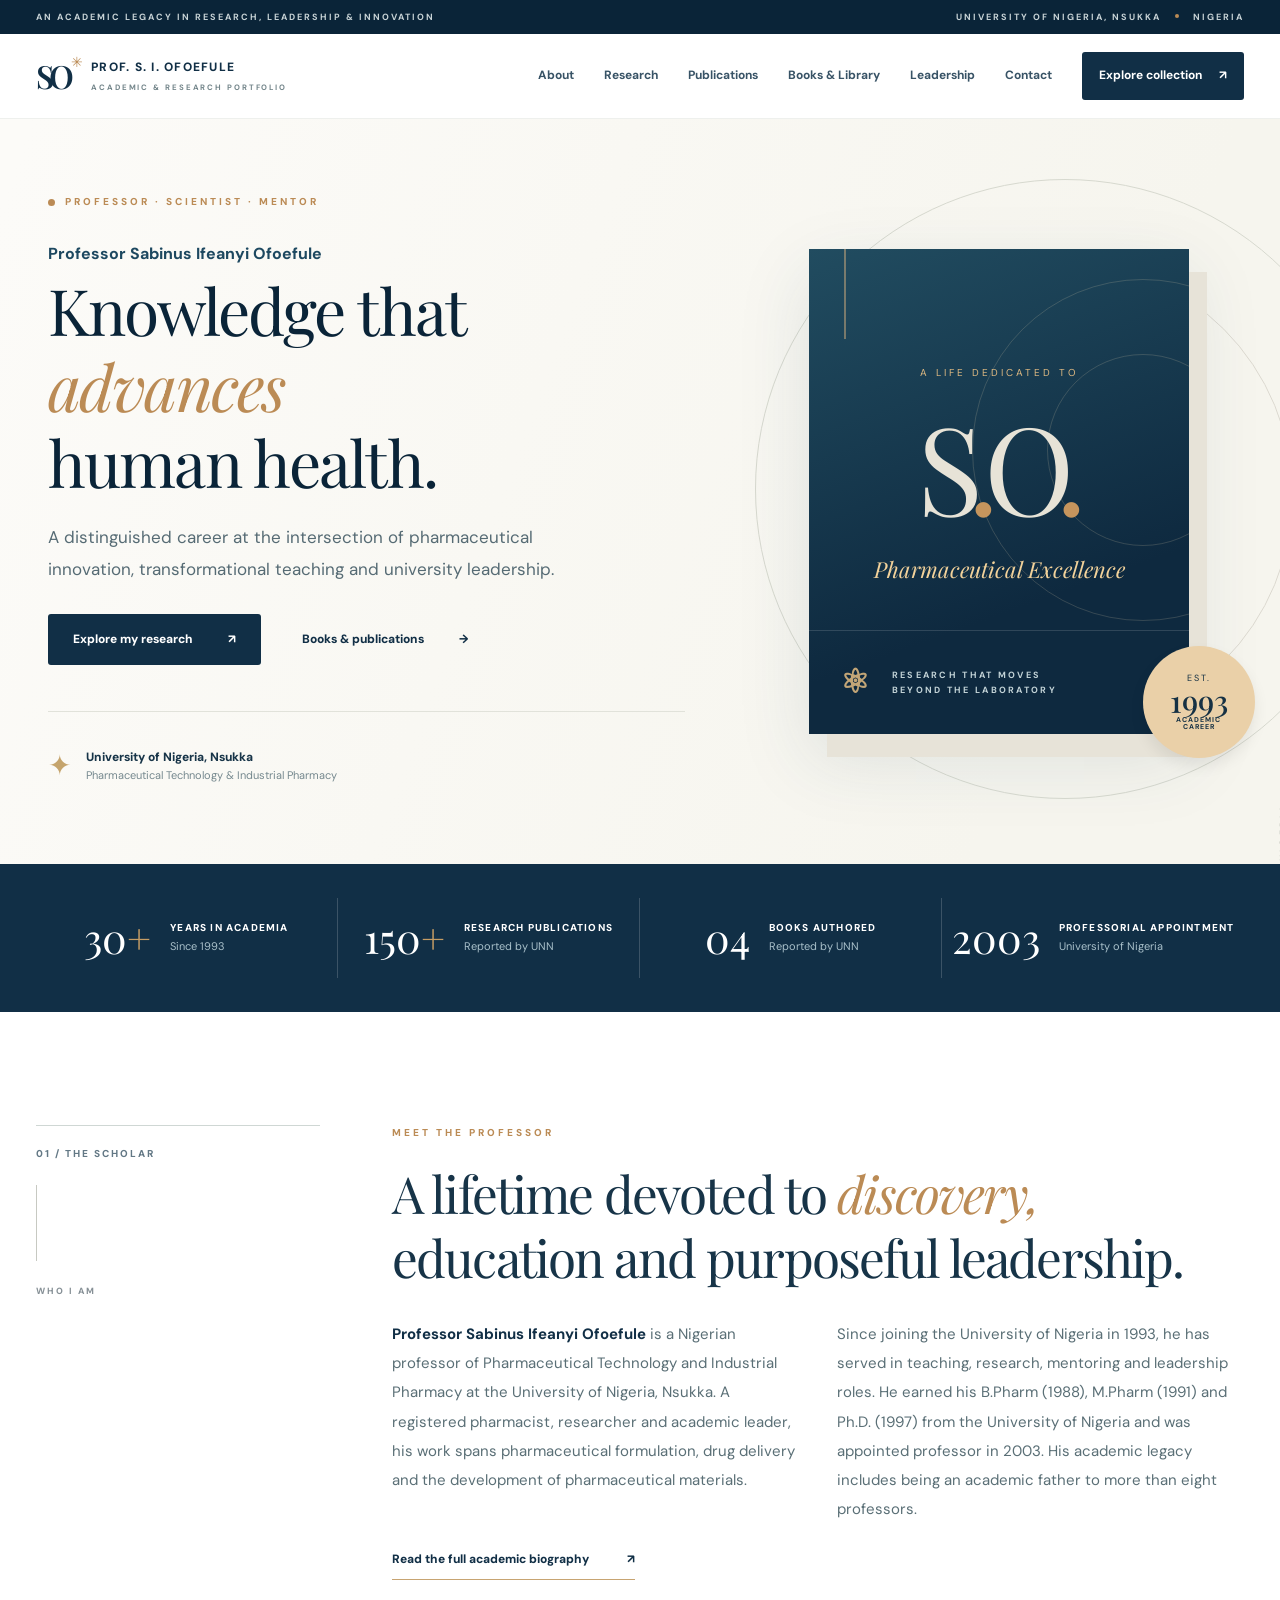
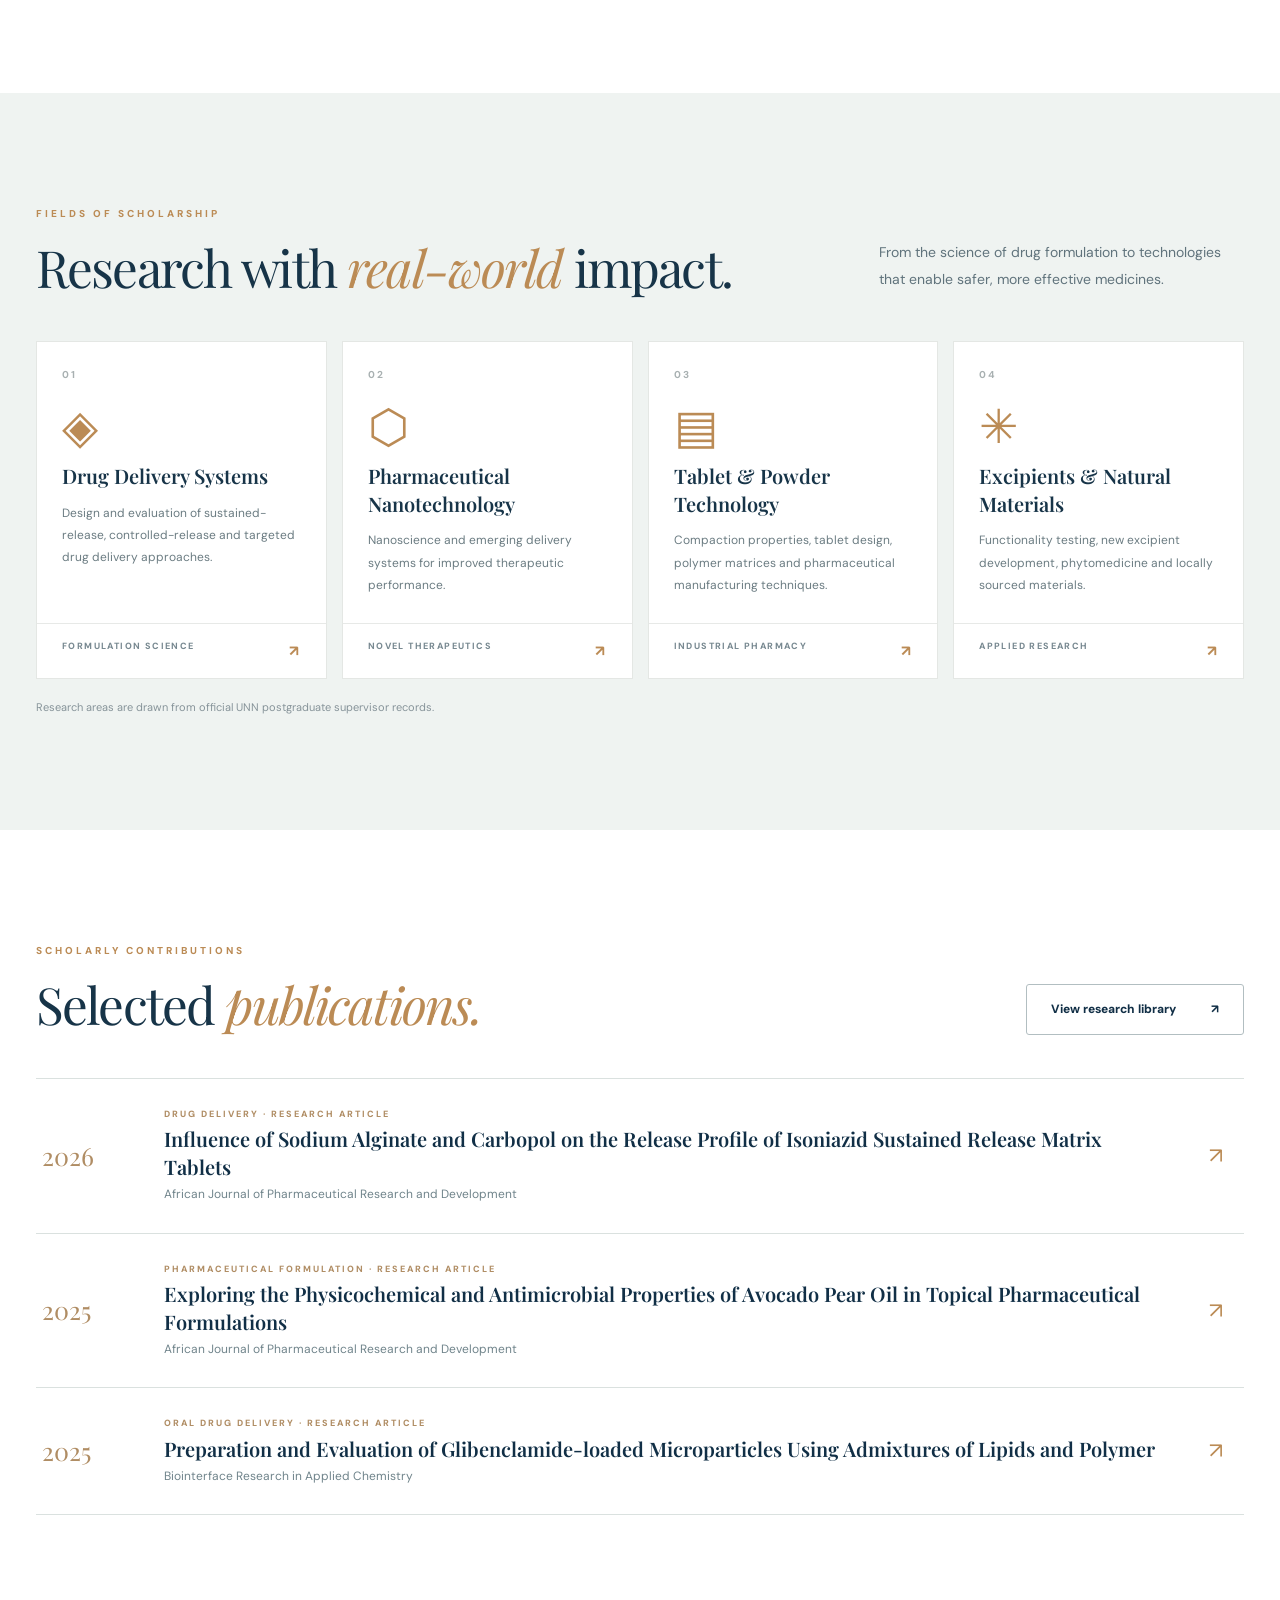
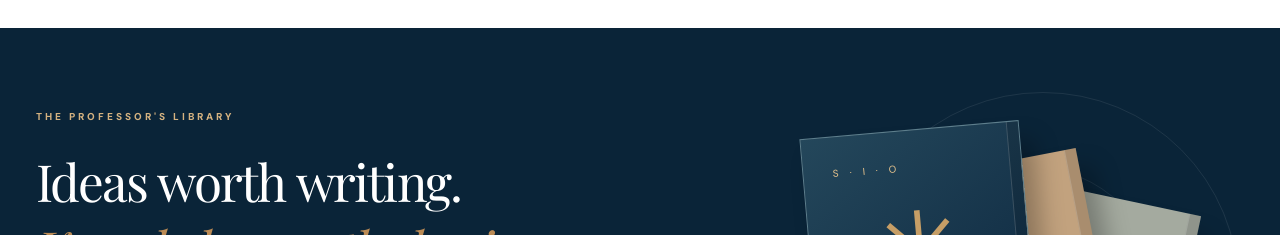
<file: index.html>
<!doctype html><html lang="en"><head><meta charset="utf-8"><meta name="viewport" content="width=device-width,initial-scale=1"><meta http-equiv="refresh" content="0; url=site/index.html"><title>Professor Sabinus Ifeanyi Ofoefule</title></head><body><p>Visit the <a href="site/index.html">Professor Ofoefule website</a>.</p></body></html>
</file>
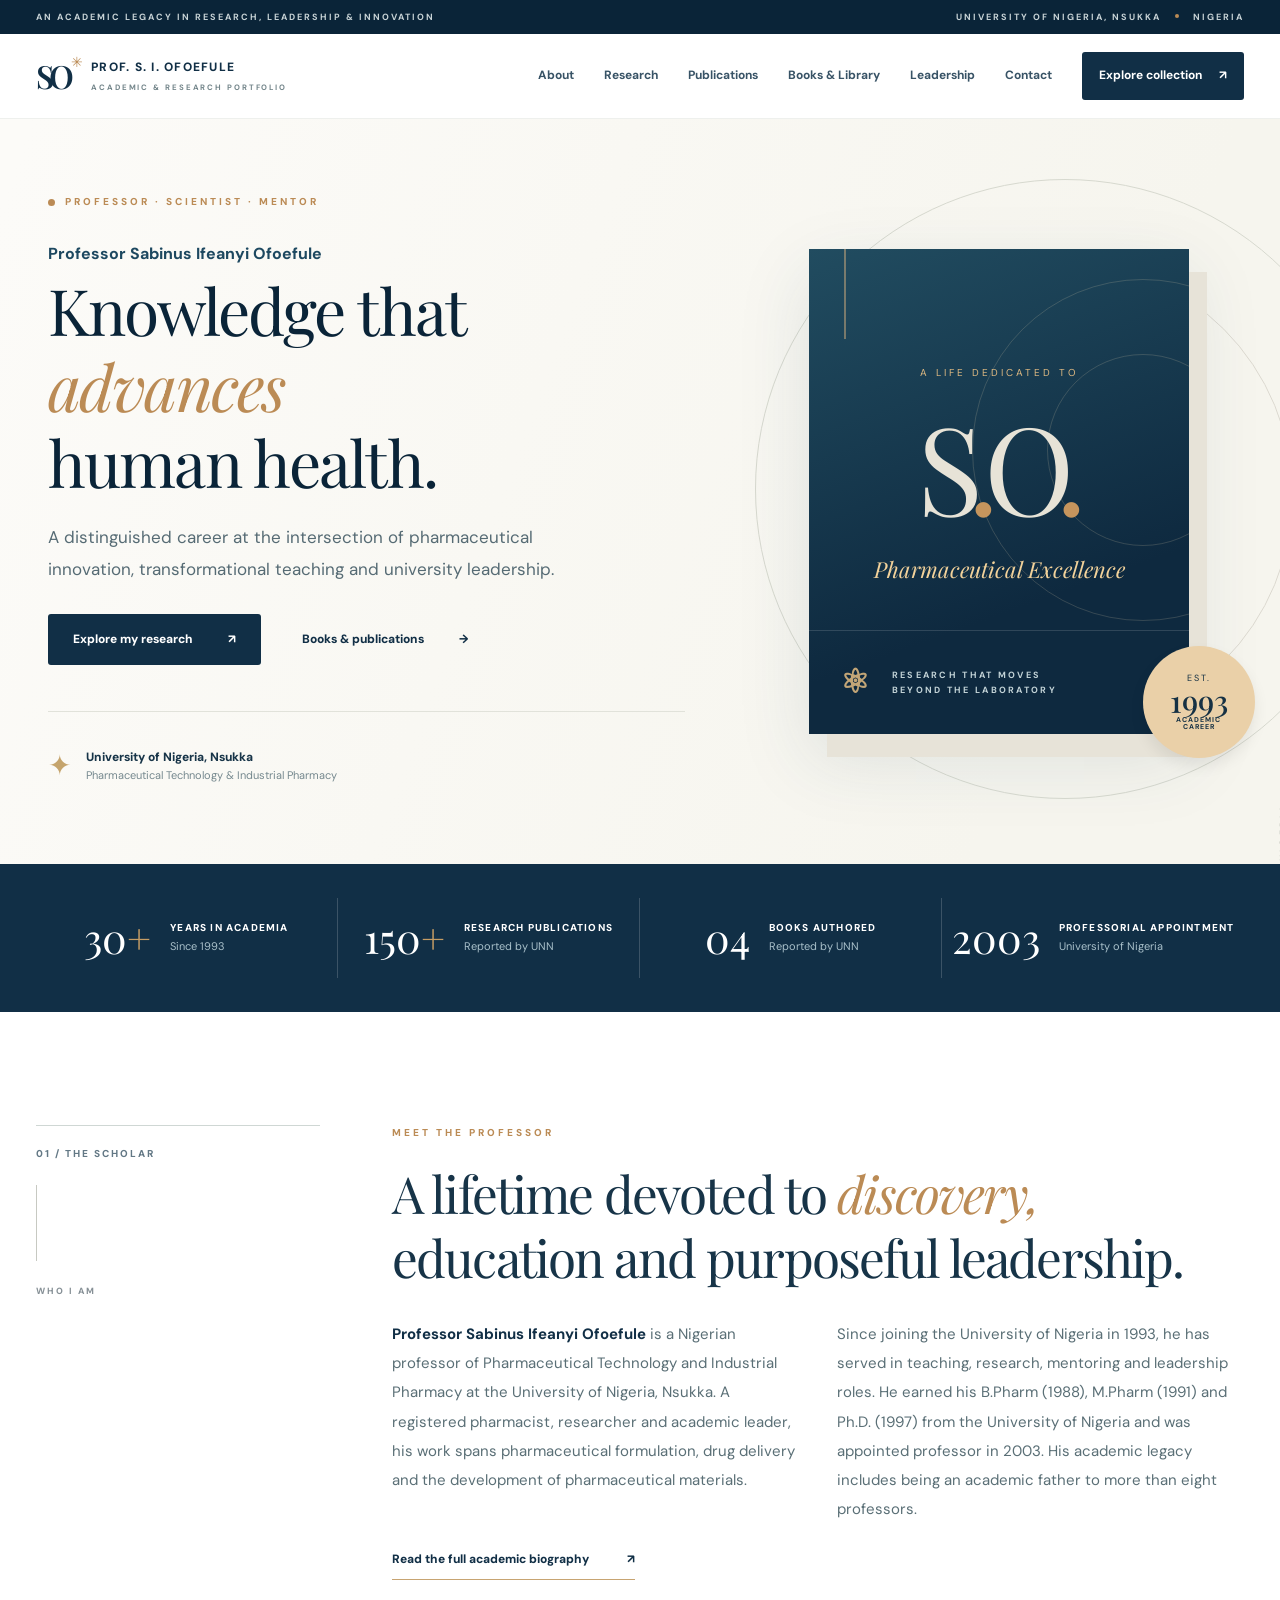
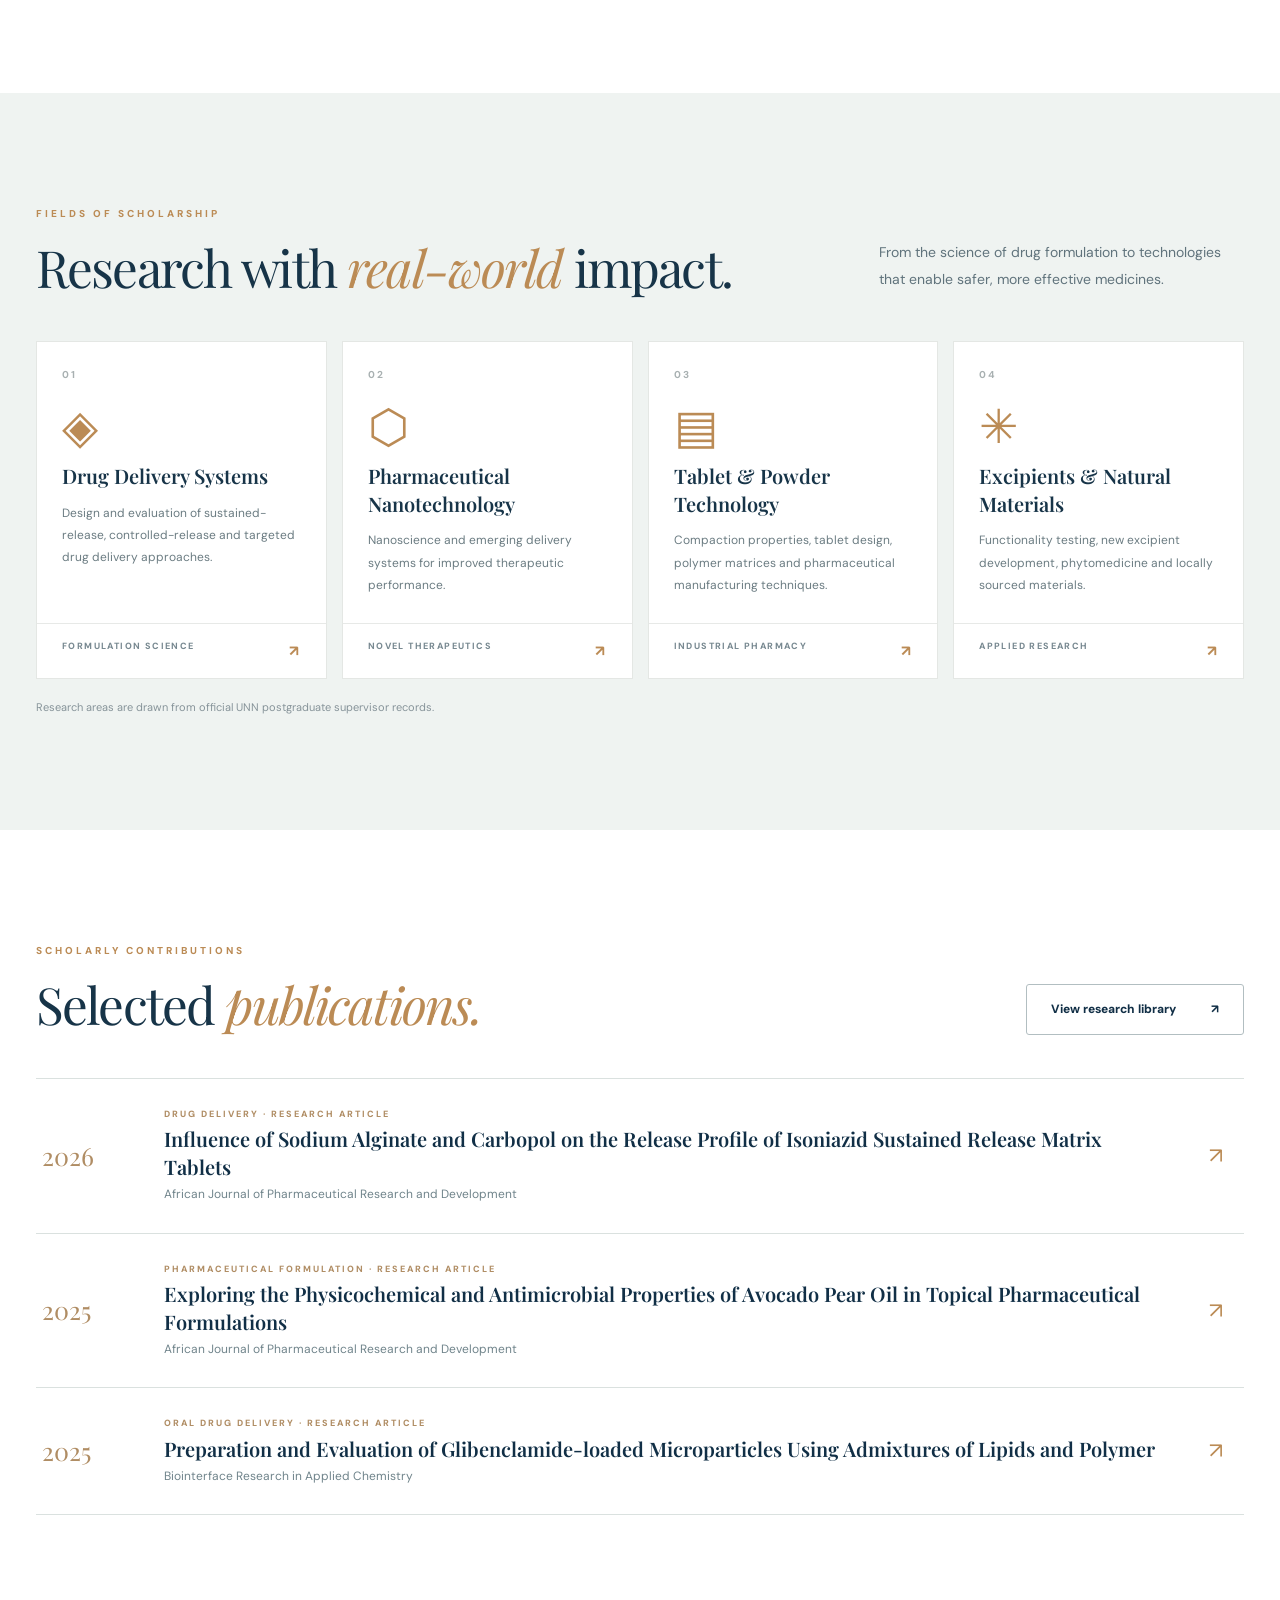
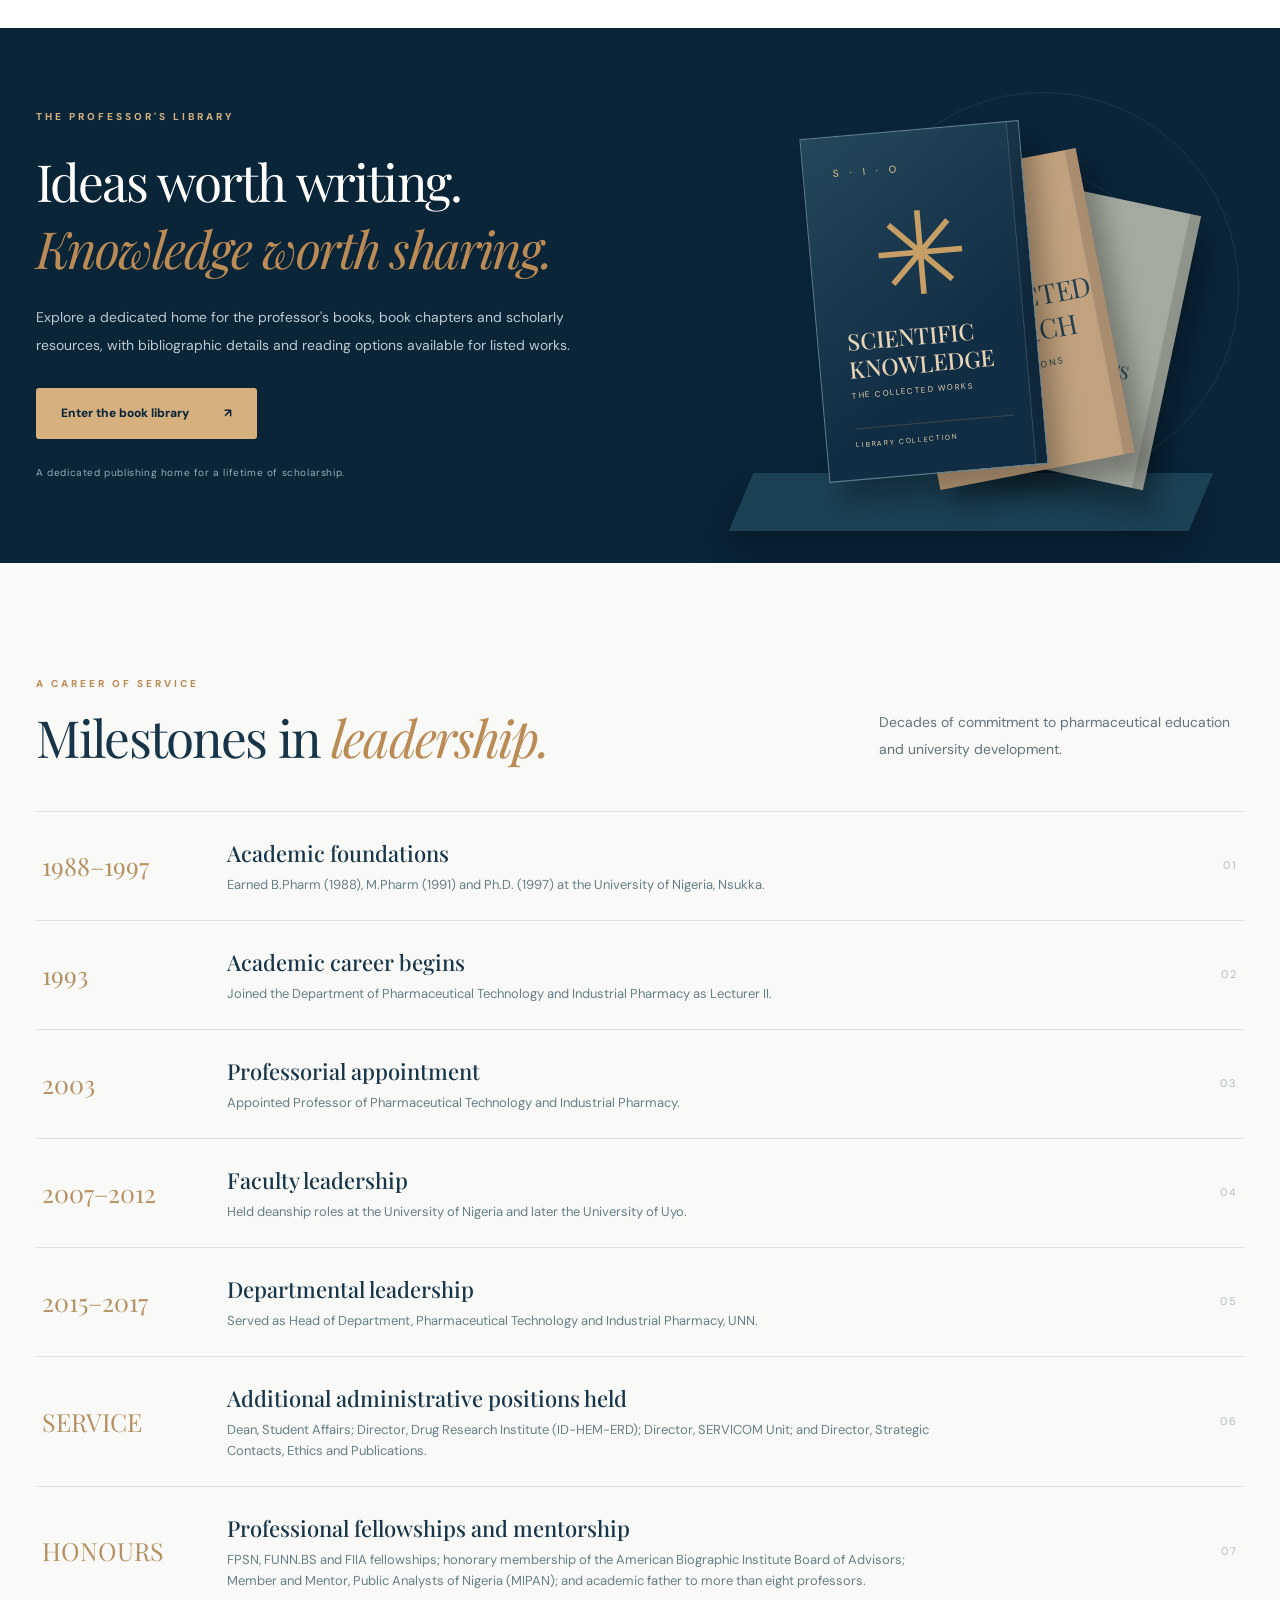
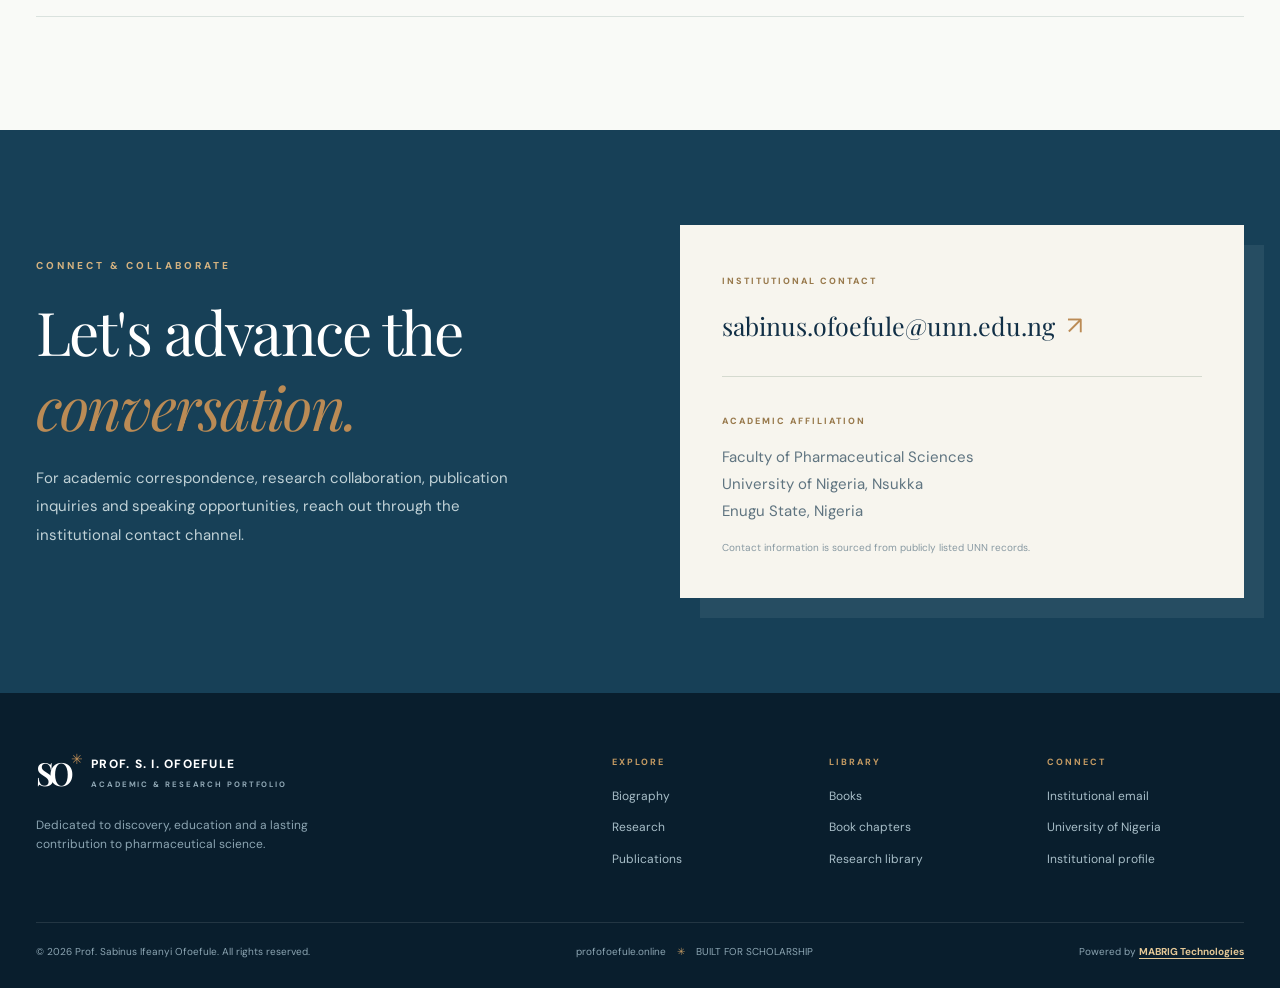
<file: site/index.html>
<!doctype html>
<html lang="en"><head>
<meta charset="UTF-8"><meta name="viewport" content="width=device-width, initial-scale=1">
<title>Prof. Sabinus Ifeanyi Ofoefule | Pharmaceutical Scientist & Academic Leader</title>
<meta name="description" content="Explore the academic career, pharmaceutical research, publications and forthcoming books collection of Professor Sabinus Ifeanyi Ofoefule, University of Nigeria, Nsukka.">
<meta name="theme-color" content="#112d43"><link rel="canonical" href="https://profofoefule.online/"><link rel="icon" href="assets/logo.svg" type="image/svg+xml"><link rel="stylesheet" href="assets/style.css">
<meta property="og:title" content="Professor Sabinus Ifeanyi Ofoefule"><meta property="og:description" content="Advancing pharmaceutical science through research, mentorship and academic leadership."><meta property="og:type" content="profile"><meta property="og:url" content="https://profofoefule.online/">
<script type="application/ld+json">{"@context":"https://schema.org","@type":"Person","name":"Sabinus Ifeanyi Ofoefule","honorificPrefix":"Prof.","jobTitle":"Professor of Pharmaceutical Technology and Industrial Pharmacy","affiliation":{"@type":"CollegeOrUniversity","name":"University of Nigeria, Nsukka"},"url":"https://profofoefule.online/","knowsAbout":["Pharmaceutical technology","Industrial pharmacy","Drug delivery systems","Powder and tablet technology","Pharmaceutical excipients"]}</script>
</head><body>
<a class="skip-link" href="#main">Skip to content</a>
<div class="topline"><div class="container top-inner"><span>AN ACADEMIC LEGACY IN RESEARCH, LEADERSHIP & INNOVATION</span><span>UNIVERSITY OF NIGERIA, NSUKKA <i class="top-dot"></i> NIGERIA</span></div></div>
<header class="site-header"><nav class="nav container" aria-label="Main navigation"><a class="brand" href="index.html" aria-label="Professor Ofoefule home"><span class="brand-mark">SO<span class="brand-star">✳</span></span><span class="brand-copy"><b>PROF. S. I. OFOEFULE</b><small>ACADEMIC & RESEARCH PORTFOLIO</small></span></a><button class="mobile-toggle" id="mobileToggle" aria-label="Toggle navigation" aria-expanded="false"><span></span><span></span><span></span></button><div class="nav-links" id="navLinks"><a href="profile.html">About</a><a href="#research">Research</a><a href="#publications">Publications</a><a href="books.html">Books & Library</a><a href="#leadership">Leadership</a><a href="#contact">Contact</a><a href="books.html" class="nav-action">Explore collection <span>↗</span></a></div></nav></header>
<main id="main">
<section class="hero"><div class="container hero-grid"><div class="hero-copy"><div class="eyebrow"><span class="dot"></span> PROFESSOR · SCIENTIST · MENTOR</div><div class="hero-name">Professor Sabinus Ifeanyi Ofoefule</div><h1>Knowledge that <em>advances</em><br>human health.</h1><p class="hero-lead">A distinguished career at the intersection of pharmaceutical innovation, transformational teaching and university leadership.</p><div class="hero-buttons"><a class="btn btn-dark" href="#research">Explore my research <span>↗</span></a><a class="btn btn-ghost" href="books.html">Books & publications <span>→</span></a></div><div class="hero-affil"><span class="affil-symbol">✦</span><span><strong>University of Nigeria, Nsukka</strong><small>Pharmaceutical Technology & Industrial Pharmacy</small></span></div></div><div class="hero-visual"><div class="orb orb-one"></div><div class="orb orb-two"></div><div class="portrait-wrap"><div class="portrait-head"><span class="portrait-eyebrow">A LIFE DEDICATED TO</span><span class="portrait-monogram">S<span>.</span>O<span>.</span></span><span class="portrait-script">Pharmaceutical Excellence</span></div><div class="portrait-btm"><span class="mini-atom">⚛</span><span>RESEARCH THAT MOVES<br>BEYOND THE LABORATORY</span></div><div class="portrait-line"></div></div><div class="portrait-stamp"><span>EST.</span><b>1993</b><small>ACADEMIC<br>CAREER</small></div><div class="hero-decoration">PHARMACEUTICAL SCIENCES / NIGERIA</div></div></div></section>
<section class="stats-band" aria-label="Career highlights"><div class="container stats-grid"><div class="stat"><b>30<span>+</span></b><span>YEARS IN ACADEMIA <small>Since 1993</small></span></div><div class="stat"><b>150<span>+</span></b><span>RESEARCH PUBLICATIONS <small>Reported by UNN</small></span></div><div class="stat"><b>04</b><span>BOOKS AUTHORED <small>Reported by UNN</small></span></div><div class="stat"><b>2003</b><span>PROFESSORIAL APPOINTMENT <small>University of Nigeria</small></span></div></div></section>
<section class="section intro-section" id="about"><div class="container intro-grid"><div class="section-side"><div class="section-number">01 / THE SCHOLAR</div><div class="side-ornament"></div><span class="small-caps">WHO I AM</span></div><div class="intro-content"><div class="section-kicker">MEET THE PROFESSOR</div><h2>A lifetime devoted to <em>discovery,</em> education and purposeful leadership.</h2><div class="intro-columns"><p><strong>Professor Sabinus Ifeanyi Ofoefule</strong> is a Nigerian professor of Pharmaceutical Technology and Industrial Pharmacy at the University of Nigeria, Nsukka. A registered pharmacist, researcher and academic leader, his work spans pharmaceutical formulation, drug delivery and the development of pharmaceutical materials.</p><p>Since joining the University of Nigeria in 1993, he has served in teaching, research, mentoring and leadership roles. He earned his B.Pharm (1988), M.Pharm (1991) and Ph.D. (1997) from the University of Nigeria and was appointed professor in 2003. His academic legacy includes being an academic father to more than eight professors.</p></div><a class="text-link" href="profile.html">Read the full academic biography <span>↗</span></a></div></div></section>
<section class="section research-section" id="research"><div class="container"><div class="section-row"><div><div class="section-kicker">FIELDS OF SCHOLARSHIP</div><h2>Research with <em>real-world</em> impact.</h2></div><p>From the science of drug formulation to technologies that enable safer, more effective medicines.</p></div><div class="research-grid"><article class="research-card"><div class="research-num">01</div><div class="research-icon">◈</div><h3>Drug Delivery Systems</h3><p>Design and evaluation of sustained-release, controlled-release and targeted drug delivery approaches.</p><div class="card-foot">FORMULATION SCIENCE <span>↗</span></div></article><article class="research-card"><div class="research-num">02</div><div class="research-icon">⬡</div><h3>Pharmaceutical Nanotechnology</h3><p>Nanoscience and emerging delivery systems for improved therapeutic performance.</p><div class="card-foot">NOVEL THERAPEUTICS <span>↗</span></div></article><article class="research-card"><div class="research-num">03</div><div class="research-icon">▤</div><h3>Tablet & Powder Technology</h3><p>Compaction properties, tablet design, polymer matrices and pharmaceutical manufacturing techniques.</p><div class="card-foot">INDUSTRIAL PHARMACY <span>↗</span></div></article><article class="research-card"><div class="research-num">04</div><div class="research-icon">✳</div><h3>Excipients & Natural Materials</h3><p>Functionality testing, new excipient development, phytomedicine and locally sourced materials.</p><div class="card-foot">APPLIED RESEARCH <span>↗</span></div></article></div><p class="source-note">Research areas are drawn from official UNN postgraduate supervisor records.</p></div></section>
<section class="section publications-section" id="publications"><div class="container"><div class="section-row"><div><div class="section-kicker">SCHOLARLY CONTRIBUTIONS</div><h2>Selected <em>publications.</em></h2></div><a class="btn btn-outline" href="publications.html">View research library <span>↗</span></a></div><div class="publication-list"><a class="pub-row" href="https://doi.org/10.59493/ajopred/2026.1.17" target="_blank" rel="noopener noreferrer"><span class="pub-year">2026</span><span class="pub-main"><small>DRUG DELIVERY · RESEARCH ARTICLE</small><b>Influence of Sodium Alginate and Carbopol on the Release Profile of Isoniazid Sustained Release Matrix Tablets</b><span>African Journal of Pharmaceutical Research and Development</span></span><span class="pub-arrow">↗</span></a><a class="pub-row" href="https://doi.org/10.59493/ajopred/2025.1.8" target="_blank" rel="noopener noreferrer"><span class="pub-year">2025</span><span class="pub-main"><small>PHARMACEUTICAL FORMULATION · RESEARCH ARTICLE</small><b>Exploring the Physicochemical and Antimicrobial Properties of Avocado Pear Oil in Topical Pharmaceutical Formulations</b><span>African Journal of Pharmaceutical Research and Development</span></span><span class="pub-arrow">↗</span></a><a class="pub-row" href="https://doi.org/10.33263/BRIAC152.029" target="_blank" rel="noopener noreferrer"><span class="pub-year">2025</span><span class="pub-main"><small>ORAL DRUG DELIVERY · RESEARCH ARTICLE</small><b>Preparation and Evaluation of Glibenclamide-loaded Microparticles Using Admixtures of Lipids and Polymer</b><span>Biointerface Research in Applied Chemistry</span></span><span class="pub-arrow">↗</span></a></div></div></section>
<section class="books-feature"><div class="container books-feature-grid"><div class="books-feature-copy"><div class="section-kicker light">THE PROFESSOR'S LIBRARY</div><h2>Ideas worth writing.<br><em>Knowledge worth sharing.</em></h2><p>Explore a dedicated home for the professor's books, book chapters and scholarly resources, with bibliographic details and reading options available for listed works.</p><a class="btn btn-gold" href="books.html">Enter the book library <span>↗</span></a><div class="books-note">A dedicated publishing home for a lifetime of scholarship.</div></div><div class="book-art" aria-label="Illustration of scholarly books"><div class="book-stack book-back"><i></i><div class="book-line"></div><small>THE PROFESSOR'S<br>LIBRARY</small></div><div class="book-stack book-middle"><i></i><span>COLLECTED<br>RESEARCH</span><small>ACADEMIC EDITIONS</small></div><div class="book-stack book-front"><div class="front-logo">S · I · O</div><div class="front-pattern">✳</div><b>SCIENTIFIC<br>KNOWLEDGE</b><span>THE COLLECTED WORKS</span><small>LIBRARY COLLECTION</small></div><div class="book-plinth"></div></div></div></section>
<section class="section timeline-section" id="leadership"><div class="container"><div class="section-row"><div><div class="section-kicker">A CAREER OF SERVICE</div><h2>Milestones in <em>leadership.</em></h2></div><p>Decades of commitment to pharmaceutical education and university development.</p></div><div class="timeline"><div class="timeline-item"><span>1988–1997</span><div><h3>Academic foundations</h3><p>Earned B.Pharm (1988), M.Pharm (1991) and Ph.D. (1997) at the University of Nigeria, Nsukka.</p></div><i>01</i></div><div class="timeline-item"><span>1993</span><div><h3>Academic career begins</h3><p>Joined the Department of Pharmaceutical Technology and Industrial Pharmacy as Lecturer II.</p></div><i>02</i></div><div class="timeline-item"><span>2003</span><div><h3>Professorial appointment</h3><p>Appointed Professor of Pharmaceutical Technology and Industrial Pharmacy.</p></div><i>03</i></div><div class="timeline-item"><span>2007–2012</span><div><h3>Faculty leadership</h3><p>Held deanship roles at the University of Nigeria and later the University of Uyo.</p></div><i>04</i></div><div class="timeline-item"><span>2015–2017</span><div><h3>Departmental leadership</h3><p>Served as Head of Department, Pharmaceutical Technology and Industrial Pharmacy, UNN.</p></div><i>05</i></div><div class="timeline-item"><span>SERVICE</span><div><h3>Additional administrative positions held</h3><p>Dean, Student Affairs; Director, Drug Research Institute (ID-HEM-ERD); Director, SERVICOM Unit; and Director, Strategic Contacts, Ethics and Publications.</p></div><i>06</i></div><div class="timeline-item"><span>HONOURS</span><div><h3>Professional fellowships and mentorship</h3><p>FPSN, FUNN.BS and FIIA fellowships; honorary membership of the American Biographic Institute Board of Advisors; Member and Mentor, Public Analysts of Nigeria (MIPAN); and academic father to more than eight professors.</p></div><i>07</i></div></div></div></section>
<section class="contact-section" id="contact"><div class="container contact-grid"><div><div class="section-kicker light">CONNECT & COLLABORATE</div><h2>Let's advance the <em>conversation.</em></h2><p>For academic correspondence, research collaboration, publication inquiries and speaking opportunities, reach out through the institutional contact channel.</p></div><div class="contact-card"><small>INSTITUTIONAL CONTACT</small><a href="mailto:sabinus.ofoefule@unn.edu.ng" class="contact-email">sabinus.ofoefule@unn.edu.ng <span>↗</span></a><div class="contact-divider"></div><small>ACADEMIC AFFILIATION</small><p>Faculty of Pharmaceutical Sciences<br>University of Nigeria, Nsukka<br>Enugu State, Nigeria</p><div class="contact-small">Contact information is sourced from publicly listed UNN records.</div></div></div></section>
</main><footer class="footer"><div class="container footer-grid"><div><a class="brand footer-brand" href="index.html"><span class="brand-mark">SO<span class="brand-star">✳</span></span><span class="brand-copy"><b>PROF. S. I. OFOEFULE</b><small>ACADEMIC & RESEARCH PORTFOLIO</small></span></a><p>Dedicated to discovery, education and a lasting contribution to pharmaceutical science.</p></div><div class="footer-links"><div><strong>EXPLORE</strong><a href="profile.html">Biography</a><a href="#research">Research</a><a href="publications.html">Publications</a></div><div><strong>LIBRARY</strong><a href="books.html">Books</a><a href="books.html?filter=chapter">Book chapters</a><a href="publications.html">Research library</a></div><div><strong>CONNECT</strong><a href="mailto:sabinus.ofoefule@unn.edu.ng">Institutional email</a><a href="https://www.unn.edu.ng/" target="_blank" rel="noopener noreferrer">University of Nigeria</a><a href="https://stracep.unn.edu.ng/key-officers/" target="_blank" rel="noopener noreferrer">Institutional profile</a></div></div></div><div class="container footer-base"><span>© <span id="year"></span> Prof. Sabinus Ifeanyi Ofoefule. All rights reserved.</span><span>profofoefule.online <span class="footer-dot">✳</span> BUILT FOR SCHOLARSHIP</span><span class="footer-powered">Powered by <a href="https://www.mabrigkorie.org" target="_blank" rel="noopener noreferrer">MABRIG Technologies</a></span></div></footer>
<script src="assets/common.js" defer></script></body></html>
</file>
<file: site/assets/style.css>
@import url('https://fonts.googleapis.com/css2?family=DM+Sans:wght@400;500;600;700&family=Manrope:wght@400;500;600;700;800&family=Playfair+Display:ital,wght@0,400;0,500;0,600;0,700;1,400;1,500;1,600&display=swap');
:root{--navy:#112f46;--navy-deep:#0a2438;--navy-light:#1d4860;--ink:#173448;--text:#3e5260;--sub:#6e7e83;--gold:#bb8b55;--gold-light:#dec49d;--cream:#f8f6f1;--paper:#fff;--line:#dce1de;--blue-bg:#edf2f2;--serif:'Playfair Display',Georgia,serif;--sans:'DM Sans',Arial,sans-serif;--manrope:'Manrope',Arial,sans-serif}
*{box-sizing:border-box}html{scroll-behavior:smooth;scroll-padding-top:100px}body{margin:0;background:var(--cream);color:var(--ink);font-family:var(--sans);font-size:15px;line-height:1.6}a{color:inherit;text-decoration:none}button,input,select,textarea{font:inherit}button{cursor:pointer}img{max-width:100%}.container{width:min(1240px,calc(100% - 72px));margin-inline:auto}.skip-link{position:absolute;left:-1000px;top:0;background:white;color:var(--navy);z-index:100;padding:12px}.skip-link:focus{left:10px;top:10px}.topline{background:var(--navy-deep);color:#c8d3d6;font-size:9px;font-weight:700;letter-spacing:2px}.top-inner{display:flex;justify-content:space-between;align-items:center;min-height:34px}.top-dot{display:inline-block;width:4px;height:4px;border-radius:50%;background:var(--gold);margin:0 10px 2px}.site-header{background:#fff;position:relative;z-index:12;border-bottom:1px solid #eef0ed}.nav{min-height:84px;display:flex;align-items:center;justify-content:space-between;gap:24px}.brand{display:inline-flex;align-items:center;gap:14px;min-width:215px}.brand-mark{font-family:var(--serif);font-size:32px;letter-spacing:-5px;position:relative;line-height:1;color:var(--navy);font-weight:600;padding-right:8px}.brand-star{font:14px var(--sans);position:absolute;top:-7px;right:-6px;letter-spacing:0;color:var(--gold)}.brand-copy{display:flex;flex-direction:column;gap:4px}.brand-copy b{letter-spacing:1.25px;color:var(--navy);font-size:12px;font-weight:800}.brand-copy small{font-size:7.8px;letter-spacing:1.9px;color:#73858a;font-weight:700}.nav-links{display:flex;align-items:center;gap:30px}.nav-links>a{font-size:12px;font-weight:700;color:#385366;white-space:nowrap;transition:color .2s}.nav-links>a:hover,.nav-links>a.active{color:var(--gold)}.nav-links .nav-action{background:var(--navy);color:white;border-radius:3px;padding:14px 17px;display:inline-flex;gap:17px}.nav-links .nav-action:hover{color:#fff;background:#264961}.mobile-toggle{display:none;border:0;background:none;padding:10px}.mobile-toggle span{display:block;width:25px;height:2px;background:var(--navy);margin:5px 0}
.hero{background:linear-gradient(110deg,#fcfbf8 2%,#f6f5ee 80%);overflow:hidden}.hero-grid{min-height:680px;display:grid;grid-template-columns:1.14fr .86fr;align-items:center;gap:70px}.hero-copy{padding:75px 0 75px 12px}.eyebrow,.section-kicker,.small-caps{font-size:10px;letter-spacing:3px;font-weight:800;color:var(--gold);display:flex;align-items:center;gap:10px}.eyebrow .dot{height:7px;width:7px;background:var(--gold);border-radius:50%}.hero-name{font-size:16px;font-weight:700;margin:31px 0 5px;color:var(--navy-light)}h1,h2,h3,p{margin-top:0}h1,h2{font-family:var(--serif);font-weight:400;letter-spacing:-1.85px}h1{font-size:clamp(45px,5vw,74px);line-height:1.19;margin-bottom:22px;color:var(--navy-deep)}h1 em,h2 em{font-weight:400;color:var(--gold);font-style:italic}.hero-lead{max-width:530px;color:#566b74;font-size:17px;line-height:1.85;margin-bottom:29px}.hero-buttons{display:flex;align-items:center;gap:16px}.btn{display:inline-flex;align-items:center;justify-content:center;gap:35px;padding:15px 24px;border-radius:3px;font-size:12px;font-weight:800;border:1px solid transparent;transition:transform .2s,background-color .2s;text-align:center;white-space:nowrap}.btn:hover{transform:translateY(-2px)}.btn-dark{background:var(--navy);color:#fff}.btn-dark:hover{background:#23495c}.btn-ghost{color:var(--navy)}.btn-ghost:hover{background:#ebece5}.btn-outline{border-color:#b2bec1;background:transparent;color:var(--navy)}.btn-gold{background:#d6b17f;color:var(--navy-deep)}.btn-gold:hover{background:#edc894}.hero-affil{display:flex;align-items:center;gap:15px;border-top:1px solid #e1e2da;padding-top:32px;margin-top:46px}.affil-symbol{font-size:28px;color:#c5a46c}.hero-affil span:last-child{display:flex;flex-direction:column}.hero-affil strong{font-size:12px;font-weight:800}.hero-affil small{font-size:11px;color:#75888e}.hero-visual{height:680px;position:relative;display:flex;align-items:center;justify-content:center;isolation:isolate}.orb{position:absolute;border-radius:50%;border:1px solid #d7d9cf}.orb-one{width:620px;height:620px;left:0;top:4%;z-index:-1}.orb-two{width:470px;height:470px;left:14%;top:16%;z-index:-1;border-color:#dcd9d0}.portrait-wrap{width:380px;height:485px;background:linear-gradient(160deg,#214c60,#0e293f 70%);position:relative;box-shadow:18px 23px 0 #e7e3d8,0 25px 70px #21445c1e;display:flex;flex-direction:column;justify-content:space-between;overflow:hidden}.portrait-wrap::before{content:'';position:absolute;width:340px;height:340px;border:1px solid #f7e2b52b;border-radius:50%;top:30px;right:-125px}.portrait-wrap::after{content:'';position:absolute;width:190px;height:190px;border:1px solid #f7e2b52b;border-radius:50%;top:105px;right:-50px}.portrait-head{display:flex;flex-direction:column;align-items:center;padding-top:116px;color:white;z-index:1}.portrait-eyebrow{font-size:10px;color:#deb982;letter-spacing:3px}.portrait-monogram{font-family:var(--serif);font-size:122px;font-weight:400;letter-spacing:-15px;margin-left:-9px;line-height:1.4;color:#e7e3d7}.portrait-monogram span{color:#c6955d}.portrait-script{font-family:var(--serif);font-size:22px;font-style:italic;color:#f2d29b}.portrait-btm{display:flex;align-items:center;gap:19px;padding:25px 31px;color:#c3d3d7;border-top:1px solid #ffffff23;z-index:1;font-size:9px;font-weight:700;letter-spacing:2.3px}.mini-atom{font-size:33px;color:#c2a577}.portrait-line{position:absolute;width:2px;height:90px;background:#d3ae7e;top:0;left:35px;opacity:.5}.portrait-stamp{width:112px;height:112px;position:absolute;border-radius:50%;background:#ead0a8;color:#163144;right:-11px;bottom:73px;display:flex;flex-direction:column;align-items:center;justify-content:center;text-align:center;line-height:1.05;box-shadow:0 8px 15px #00000013}.portrait-stamp span{font-size:9px;letter-spacing:2px}.portrait-stamp b{font-size:31px;font-family:var(--serif);font-weight:500}.portrait-stamp small{font-size:7px;letter-spacing:1px;font-weight:700}.hero-decoration{position:absolute;bottom:29px;right:-46px;letter-spacing:3.7px;color:#b6b8ad;font-size:9px;transform:rotate(-90deg);transform-origin:right bottom}.stats-band{background:var(--navy);color:white}.stats-grid{display:grid;grid-template-columns:repeat(4,1fr);padding:34px 0}.stat{display:flex;align-items:center;gap:19px;min-height:80px;justify-content:center;border-right:1px solid #ffffff2d}.stat:last-child{border:0}.stat b{font-family:var(--serif);font-size:41px;font-weight:400;line-height:1}.stat b span{color:#c59d65}.stat>span{font-size:10px;font-weight:800;letter-spacing:1.2px;line-height:1.8}.stat small{display:block;color:#a9c0ca;font-weight:400;letter-spacing:0;font-size:11px}
.section{padding:113px 0}.section-side{border-top:1px solid #cfd7d4;padding-top:20px}.section-number{font-size:10px;color:#637885;font-weight:800;letter-spacing:2px}.side-ornament{height:76px;width:1px;background:#c7c9c2;margin:23px 0}.small-caps{font-size:9px;color:#869096;letter-spacing:2px}.intro-section{background:white}.intro-grid{display:grid;grid-template-columns:1fr 3fr;gap:72px}.intro-content h2{font-size:clamp(36px,4vw,56px);line-height:1.25;max-width:880px;margin:20px 0 31px}.intro-columns{display:grid;grid-template-columns:1fr 1fr;gap:38px}.intro-columns p{color:#5a6f76;font-size:15px;line-height:1.95}.intro-columns strong{color:var(--navy)}.text-link{font-size:12px;font-weight:800;border-bottom:1px solid #c7a472;display:inline-flex;align-items:center;gap:38px;padding:10px 0;color:var(--navy)}.research-section{background:#eff3f1}.section-row{display:flex;align-items:end;justify-content:space-between;gap:45px;margin-bottom:43px}.section-row h2{font-size:clamp(36px,4vw,52px);line-height:1.2;margin:15px 0 0}.section-row>p{max-width:365px;color:#60737c;font-size:14px;line-height:1.9;margin:0 0 6px}.research-grid{display:grid;grid-template-columns:repeat(4,1fr);gap:15px}.research-card{background:white;min-height:325px;display:flex;flex-direction:column;padding:25px 25px 0;border:1px solid #e4e7e4;transition:transform .2s,box-shadow .2s}.research-card:hover{transform:translateY(-4px);box-shadow:0 14px 20px #1e404b12}.research-num{font-size:10px;letter-spacing:2px;color:#a8b0b1;font-weight:700}.research-icon{font-family:var(--serif);font-size:47px;color:var(--gold);margin:17px 0 15px;line-height:1}.research-card h3{font-family:var(--serif);font-size:20px;font-weight:600;line-height:1.38;margin-bottom:12px}.research-card p{color:#6b7c82;font-size:12px;line-height:1.85;flex:1}.card-foot{border-top:1px solid #e7e9e7;margin:15px -25px 0;padding:15px 25px;font-size:9px;letter-spacing:1.4px;font-weight:800;color:#788991;display:flex;justify-content:space-between}.card-foot span{font-size:15px;color:var(--gold)}.source-note{color:#869399;font-size:11px;margin-top:20px;margin-bottom:0}.publications-section{background:white}.publication-list{border-top:1px solid #dae1df}.pub-row{display:grid;grid-template-columns:100px 1fr 44px;align-items:center;gap:22px;border-bottom:1px solid #dae1df;padding:28px 6px;transition:background-color .2s}.pub-row:hover{background:#f7f8f5}.pub-year{font-family:var(--serif);font-size:25px;color:#b08d64}.pub-main{display:flex;flex-direction:column;gap:4px}.pub-main small{font-size:9px;color:#b08d64;letter-spacing:2px;font-weight:800}.pub-main b{font-family:var(--serif);font-size:20px;line-height:1.4;font-weight:600;color:var(--navy)}.pub-main>span{font-size:12px;color:#70848b}.pub-arrow{text-align:center;color:var(--gold);font-size:22px}.books-feature{background:var(--navy-deep);color:#fff;overflow:hidden}.books-feature-grid{display:grid;grid-template-columns:1.15fr 1fr;gap:50px;min-height:535px;align-items:center}.books-feature-copy{padding:80px 0}.section-kicker.light{color:#d4b280}.books-feature h2{font-size:clamp(38px,4vw,56px);line-height:1.3;margin:23px 0}.books-feature p{max-width:570px;color:#becbd0;font-size:14px;line-height:1.95;margin-bottom:29px}.books-note{color:#97afb9;font-size:10px;letter-spacing:.6px;margin-top:26px}.book-art{height:535px;position:relative;display:flex;align-items:flex-end;justify-content:center;perspective:900px}.book-art::before{content:'';position:absolute;width:390px;height:390px;border:1px solid #ffffff15;border-radius:50%;top:12%;right:1%}.book-art::after{content:'';position:absolute;width:250px;height:250px;border:1px solid #ffffff13;border-radius:50%;top:26%;right:16%}.book-stack{position:absolute;bottom:89px;display:flex;flex-direction:column;box-shadow:13px 21px 25px #00000047;z-index:1}.book-stack:after{content:'';position:absolute;right:0;top:0;bottom:0;width:11px;background:#00000021;border-left:1px solid #ffffff2b}.book-back{width:185px;height:280px;right:70px;transform:rotate(12deg);background:#a4aa9f;color:#234350;padding:32px}.book-back i{width:31px;height:31px;border:1px solid #284b5e;border-radius:50%;margin-bottom:45px}.book-back small{font-family:var(--serif);font-size:18px}.book-line{height:2px;width:60px;background:#37566b;margin-bottom:16px}.book-middle{width:198px;height:310px;right:137px;transform:rotate(-11deg);background:#c2a27e;color:#23404e;padding:36px 28px}.book-middle i{display:block;border-top:2px solid #365465;border-bottom:2px solid #365465;height:10px;width:60px;margin-bottom:75px}.book-middle span{font-family:var(--serif);font-size:27px;line-height:1.25}.book-middle small{font-size:9px;margin-top:10px;letter-spacing:2px}.book-front{width:220px;height:345px;right:210px;transform:rotate(-5deg);background:linear-gradient(145deg,#24475b,#112d44 65%);color:#e6d5b6;padding:29px;z-index:3;border:1px solid #5d7e8c}.front-logo{letter-spacing:4px;font-size:10px;color:#ebc68e}.front-pattern{font-size:115px;font-weight:100;line-height:1;color:#c69e66;margin:23px 0 8px;text-align:center}.book-front b{font-family:var(--serif);font-size:23px;font-weight:500;line-height:1.2}.book-front>span{margin-top:7px;font-size:8px;letter-spacing:1.5px}.book-front>small{border-top:1px solid #b28c6344;margin-top:auto;padding-top:10px;font-size:7px;letter-spacing:1.7px}.book-plinth{height:58px;width:460px;background:#1b4154;position:absolute;bottom:32px;right:43px;transform:skew(-23deg);box-shadow:0 19px 35px #0004}.timeline-section{background:#f9faf7}.timeline{border-top:1px solid #dae2de}.timeline-item{display:grid;grid-template-columns:150px 1fr 70px;align-items:center;border-bottom:1px solid #dae2de;padding:24px 6px;gap:35px}.timeline-item>span{font-family:var(--serif);font-size:25px;color:#b59165}.timeline-item h3{font-family:var(--serif);font-size:22px;font-weight:500;margin-bottom:4px}.timeline-item p{font-size:13px;color:#667e86;max-width:710px;margin:0}.timeline-item i{font-style:normal;color:#b1bec0;font-size:11px;letter-spacing:2px;text-align:right}.contact-section{background:#174057;color:white;padding:95px 0}.contact-grid{display:grid;grid-template-columns:1fr 1fr;gap:80px;align-items:center}.contact-section h2{font-size:clamp(38px,4.7vw,62px);line-height:1.24;margin:20px 0}.contact-section p{max-width:500px;color:#c1d2d7;line-height:1.9}.contact-card{background:#f7f5ee;color:var(--navy);padding:42px;box-shadow:20px 20px 0 #ffffff11}.contact-card small{color:#98794c;font-weight:800;letter-spacing:2px;font-size:9px}.contact-email{font-family:var(--serif);font-size:clamp(19px,2vw,25px);display:flex;gap:12px;align-items:center;margin:15px 0}.contact-email span{font-family:var(--sans);color:var(--gold)}.contact-divider{height:1px;background:#d5dacf;margin:30px 0}.contact-card p{color:#5f7480;margin-top:13px;line-height:1.8}.contact-small{font-size:10px;color:#8899a2}.footer{background:#091e2d;color:#dce5e6}.footer-grid{display:grid;grid-template-columns:1fr 1.25fr;gap:70px;padding:62px 0 53px}.footer-brand .brand-mark,.footer-brand .brand-copy b{color:#fff}.footer-brand .brand-copy small{color:#91a9b6}.footer-grid>div>p{font-size:12px;color:#8ca5b2;max-width:300px;margin:23px 0 0}.footer-links{display:grid;grid-template-columns:repeat(3,1fr);gap:20px}.footer-links>div{display:flex;flex-direction:column;gap:12px}.footer-links strong{font-size:9px;color:#c59b63;letter-spacing:2px;margin-bottom:6px}.footer-links a{color:#a8bec8;font-size:12px}.footer-links a:hover{color:#fff}.footer-base{border-top:1px solid #ffffff1b;display:flex;justify-content:space-between;padding:21px 0 28px;gap:20px;color:#8ca5b2;font-size:10px}.footer-dot{color:#c59b63;margin:0 8px}
/* Inner pages */
.page-hero{background:#eff2ed;padding:82px 0 85px;position:relative;overflow:hidden}.page-hero:after{content:'✳';font-size:310px;position:absolute;right:8%;top:-110px;color:#d4dcd5;opacity:.5;pointer-events:none}.page-hero .container{position:relative;z-index:1}.page-hero h1{font-size:clamp(44px,5vw,67px);max-width:850px;margin:15px 0 23px}.page-hero p{max-width:650px;font-size:15px;line-height:1.85;color:#5d747e}.crumb{font-size:11px;color:#6a838d;letter-spacing:1px}.crumb span{margin:0 10px;color:#ba9469}.inner-content{background:#fff;padding:65px 0 110px;min-height:420px}.inner-heading{display:flex;gap:22px;justify-content:space-between;align-items:end;margin-bottom:30px}.inner-heading h2{font-size:35px;margin:0}.catalog-toolbar{display:flex;gap:14px;align-items:center;flex-wrap:wrap;padding-bottom:32px;border-bottom:1px solid #dce4e0}.search{flex:1;min-width:240px;display:flex;align-items:center;gap:12px;background:#f2f5f3;border:1px solid #e0e6e2;border-radius:3px;padding:0 14px}.search input{width:100%;padding:15px 0;background:transparent;border:0;outline:0;font-size:13px}.filter-buttons{display:flex;gap:7px;flex-wrap:wrap}.pill{background:#f3f5f2;color:#46606c;border:1px solid #dfe4e0;border-radius:2px;padding:11px 17px;font-size:11px;font-weight:800}.pill.active{background:var(--navy);color:white;border-color:var(--navy)}.catalog-grid{display:grid;grid-template-columns:repeat(3,1fr);gap:25px;margin-top:35px}.book-card{border:1px solid #e3e8e4;background:#fff;display:flex;flex-direction:column;min-width:0}.book-cover{aspect-ratio:4/4.8;background:#e9eeea;overflow:hidden;position:relative;display:flex;align-items:center;justify-content:center}.book-cover img{height:100%;width:100%;object-fit:cover}.book-placeholder{height:79%;width:62%;background:linear-gradient(140deg,#20485a,#112e44);box-shadow:10px 13px 18px #143b4e22;color:#fff;padding:25px;display:flex;flex-direction:column;position:relative;justify-content:space-between}.book-placeholder:after{content:'✳';color:#cda66f;position:absolute;top:34%;left:33%;font-size:65px}.book-placeholder small{letter-spacing:2px;font-size:8px}.book-placeholder b{font-family:var(--serif);font-size:18px;line-height:1.25;font-weight:500}.book-info{padding:22px 21px;flex:1;display:flex;flex-direction:column}.book-info small{font-size:9px;letter-spacing:1.4px;color:#ba8d57;font-weight:800}.book-info h3{font-family:var(--serif);font-size:23px;line-height:1.34;margin:10px 0}.book-info p{font-size:12px;color:#6d828a;line-height:1.8;flex:1}.book-info .text-link{align-self:start}.empty-library{grid-column:1/-1;background:#f5f7f3;border:1px dashed #c5d4cd;text-align:center;padding:70px 30px}.empty-library .empty-symbol{font-size:59px;color:#b99b6e;line-height:1}.empty-library h3{font-family:var(--serif);font-size:29px;margin:15px 0}.empty-library p{max-width:520px;margin:0 auto 22px;color:#607884}.empty-library .note{font-size:12px;color:#7e9298}.library-benefits{display:grid;grid-template-columns:repeat(3,1fr);gap:22px;margin-top:50px}.library-benefits>div{border-top:2px solid #be9b6e;padding-top:20px}.library-benefits strong{font-size:14px}.library-benefits p{font-size:12px;color:#71868e;margin:8px 0}.details-grid{display:grid;grid-template-columns:330px 1fr;gap:75px;margin-top:15px}.detail-cover{background:#e9efea;min-height:440px;display:flex;align-items:center;justify-content:center}.detail-cover img{width:100%;height:100%;object-fit:cover}.detail-summary h1{font-size:50px;margin-bottom:22px}.detail-summary p{color:#5e7480}.detail-meta{display:grid;grid-template-columns:repeat(2,1fr);gap:15px;margin:29px 0;padding-top:24px;border-top:1px solid #dde3df}.detail-meta div{display:flex;flex-direction:column;gap:5px}.detail-meta small{color:#9b855e;letter-spacing:1.3px;font-size:9px;font-weight:800}.detail-meta strong{font-size:13px}.detail-actions{display:flex;gap:10px;flex-wrap:wrap;margin:24px 0}.reader-preview{border-top:1px solid #dce2dd;padding:40px 0}.reader-preview iframe{width:100%;height:650px;border:1px solid #d9e0df;background:#f6f8f7}.pub-item{border-bottom:1px solid #dce4e0;padding:23px 0;display:grid;grid-template-columns:95px 1fr 60px;gap:30px}.pub-item .pub-year{font-size:26px}.pub-item h3{font:600 22px/1.45 var(--serif);margin:4px 0 8px}.pub-item p{font-size:12px;color:#6a8189;margin:0}.pub-item a{color:var(--gold);font-size:22px;align-self:center;text-align:right}.info-callout{padding:22px;background:#f4f7f4;border-left:3px solid #b99161;color:#546c74;font-size:13px;margin:35px 0}
/* Publisher studio */
.studio-banner{background:#fff1d9;border-bottom:1px solid #efd5a9;padding:12px 0;color:#76532b;font-size:12px}.studio-banner strong{margin-right:8px}.studio-layout{display:grid;grid-template-columns:310px 1fr;gap:40px;align-items:start}.studio-panel{background:#f7f8f5;border:1px solid #e2e8e2;padding:25px;min-height:420px}.studio-panel h2{font:500 22px var(--serif);margin-bottom:20px}.studio-entries{display:flex;flex-direction:column;gap:10px;margin-top:20px}.studio-entry{display:block;background:white;border:1px solid #dce5df;padding:15px;cursor:pointer;text-align:left;color:var(--navy);width:100%}.studio-entry.active{border-color:#bb8a55;box-shadow:inset 3px 0 #bb8a55}.studio-entry strong{display:block;font-size:12px}.studio-entry small{font-size:10px;color:#8aa0a7}.studio-form{background:#fff;padding:35px;border:1px solid #e0e7e2}.studio-form h2{font:400 32px var(--serif);margin:0 0 5px}.studio-form>p{color:#6b7f87;font-size:12px;margin-bottom:28px}.form-grid{display:grid;grid-template-columns:1fr 1fr;gap:20px}.form-field{display:flex;flex-direction:column;gap:7px;margin-bottom:18px}.form-field.wide{grid-column:1/-1}.form-field label{font-size:11px;font-weight:800;letter-spacing:.4px;color:#29495b}.form-field input,.form-field select,.form-field textarea{border:1px solid #d6e0dc;border-radius:2px;background:#fbfcfa;padding:11px 13px;color:var(--navy);width:100%;outline:0;font-size:13px}.form-field input:focus,.form-field select:focus,.form-field textarea:focus{border-color:#bc915e;box-shadow:0 0 0 2px #be9f7233}.form-field textarea{min-height:110px;resize:vertical}.form-field small{color:#748994;font-size:10px}.form-actions{display:flex;gap:10px;flex-wrap:wrap;border-top:1px solid #dce5e1;margin-top:17px;padding-top:20px}.help-tip{background:#eff4f1;color:#587079;padding:16px;font-size:12px;line-height:1.8;border-left:3px solid var(--gold);margin-bottom:22px}.status-chip{display:inline-flex;gap:7px;align-items:center;font-size:10px;letter-spacing:.5px;font-weight:800;padding:7px 11px;border-radius:2px;background:#fbeedc;color:#865f2a}.status-chip.live{background:#e5f0e7;color:#27683a}.preview-badge{font-size:10px;color:#667d86}.toast{position:fixed;right:22px;bottom:25px;z-index:50;max-width:450px;padding:16px 22px;background:#142e42;color:white;box-shadow:0 12px 45px #0003;font-size:13px}.hidden{display:none!important}.link-inline{color:#aa7d49;text-decoration:underline;text-underline-offset:3px}.contact-card a{overflow-wrap:anywhere}
@media(max-width:1170px){.nav-links{gap:14px}.nav-links>a{font-size:11px}.brand{min-width:190px}.container{width:min(1120px,calc(100% - 52px))}.hero-grid{gap:25px}.hero-visual{transform:scale(.94)}.research-card{padding-left:19px;padding-right:19px}.card-foot{margin-left:-19px;margin-right:-19px;padding-left:19px;padding-right:19px}.book-front{right:170px}.book-middle{right:105px}.book-back{right:40px}}
@media(max-width:900px){.container{width:calc(100% - 40px)}.top-inner span:last-child{display:none}.nav{min-height:73px}.mobile-toggle{display:block}.nav-links{display:none;position:absolute;top:100%;left:0;right:0;background:white;flex-direction:column;align-items:stretch;padding:22px 26px;box-shadow:0 15px 30px #132d431a}.nav-links.open{display:flex}.nav-links>a{font-size:14px;padding:7px 0}.nav-links .nav-action{justify-content:center;padding:15px}.hero-grid{grid-template-columns:1fr 1fr;gap:15px;min-height:590px}.hero-copy{padding:50px 0 40px}.hero-name{margin-top:20px}.hero-lead{font-size:14px}.hero-buttons{flex-wrap:wrap;gap:9px}.hero-visual{height:580px;transform:scale(.79);transform-origin:left center}.stats-grid{grid-template-columns:repeat(2,1fr);gap:15px}.stat:nth-child(2){border:0}.research-grid{grid-template-columns:repeat(2,1fr)}.books-feature-grid{grid-template-columns:1fr 1fr;gap:0}.book-art{transform:scale(.74);transform-origin:right bottom}.intro-grid{grid-template-columns:1fr 3fr;gap:30px}.contact-grid{gap:30px}.footer-grid{grid-template-columns:1fr}.studio-layout{grid-template-columns:1fr}.studio-panel{min-height:auto}}
@media(max-width:640px){body{font-size:14px}.container{width:calc(100% - 36px)}.topline{font-size:8px;letter-spacing:1.1px}.brand-copy b{font-size:11px}.brand-copy small{font-size:7px}.hero-grid{display:flex;flex-direction:column;align-items:stretch;gap:0}.hero-copy{padding:57px 3px 34px}.hero-name{font-size:14px;margin-top:23px}h1{font-size:clamp(42px,11vw,60px)}.hero-lead{font-size:15px;line-height:1.8}.hero-buttons .btn{width:100%;justify-content:space-between}.hero-affil{margin-top:24px;padding-top:23px}.hero-visual{height:460px;transform:none;max-width:390px;width:100%;margin:auto}.portrait-wrap{width:270px;height:370px;box-shadow:12px 12px 0 #e7e3d8}.portrait-head{padding-top:72px}.portrait-monogram{font-size:92px}.portrait-script{font-size:17px}.portrait-btm{padding:18px;font-size:7px}.portrait-stamp{width:90px;height:90px;right:0;bottom:37px}.portrait-stamp b{font-size:25px}.orb-one{width:390px;height:390px}.orb-two{width:300px;height:300px}.hero-decoration{display:none}.stats-grid{padding:25px 0}.stat{justify-content:start;gap:13px;padding:8px;border-right:0}.stat b{font-size:34px}.stat>span{font-size:9px}.stat small{font-size:10px}.section{padding:74px 0}.intro-grid{display:block}.section-side{display:none}.intro-content h2,.section-row h2{font-size:37px;line-height:1.27}.intro-columns{grid-template-columns:1fr;gap:1px}.intro-columns p{font-size:14px}.section-row{display:block;margin-bottom:29px}.section-row>p{margin-top:13px}.section-row>.btn{margin-top:24px}.research-grid{grid-template-columns:1fr}.research-card{min-height:285px}.books-feature-grid{display:block;min-height:auto}.books-feature-copy{padding:75px 0 12px}.books-feature h2{font-size:41px}.book-art{height:380px;transform:scale(.73);transform-origin:center bottom;margin-left:-80px}.timeline-item{grid-template-columns:90px 1fr;gap:10px;padding:20px 2px}.timeline-item>span{font-size:17px}.timeline-item h3{font-size:20px}.timeline-item i{display:none}.contact-section{padding:65px 0}.contact-grid{grid-template-columns:1fr;gap:25px}.contact-section h2{font-size:44px}.contact-card{padding:27px}.contact-email{font-size:18px}.footer-grid{padding:51px 0 42px;gap:38px}.footer-links{gap:8px}.footer-links strong{font-size:8px}.footer-links a{font-size:11px}.footer-base{display:flex;flex-direction:column;font-size:9px;gap:7px}.page-hero{padding:53px 0}.page-hero:after{font-size:190px;right:-8%;top:-40px}.page-hero h1{font-size:44px}.inner-content{padding:50px 0 75px}.catalog-grid{grid-template-columns:1fr}.library-benefits{grid-template-columns:1fr}.details-grid{grid-template-columns:1fr;gap:26px}.detail-cover{min-height:350px}.detail-summary h1{font-size:37px}.detail-meta{grid-template-columns:1fr 1fr}.pub-item{grid-template-columns:62px 1fr 20px;gap:10px}.pub-item h3{font-size:18px}.pub-item .pub-year{font-size:20px}.studio-form{padding:20px}.form-grid{grid-template-columns:1fr}.form-field.wide{grid-column:1}.inner-heading h2{font-size:29px}}
@media(prefers-reduced-motion:reduce){html{scroll-behavior:auto}*,*:before,*:after{transition:none!important}}
/* Expanded academic biography */
.profile-grid{display:grid;grid-template-columns:320px 1fr;gap:80px;align-items:start}.profile-sidebar{position:sticky;top:25px}.profile-side-card{background:#f1f5f1;padding:30px;margin-bottom:18px;border:1px solid #e0e7e1}.profile-side-card h2{font-size:27px;line-height:1.3;margin:13px 0}.profile-side-card p{font-size:13px;color:#627b83;line-height:1.8}.profile-side-card small{font-size:9px;color:#aa8454;letter-spacing:1.7px;font-weight:800}.profile-rule{height:1px;background:#d9e1dc;margin:24px 0}.profile-body h2{font-size:43px;margin:15px 0 25px}.profile-body>p{font-size:15px;color:#637a84;line-height:2;margin-bottom:20px}.profile-body h3{font:500 27px var(--serif);margin:38px 0 18px;padding-top:27px;border-top:1px solid #dde5e0}.profile-table{border-top:1px solid #dce4de}.profile-table>div{display:grid;grid-template-columns:95px 1fr;gap:20px;border-bottom:1px solid #dce4de;padding:18px 0}.profile-table b{font:500 25px var(--serif);color:#b58b55}.profile-table span{display:flex;flex-direction:column}.profile-table strong{font-size:14px}.profile-table small{font-size:12px;color:#78909a}.profile-sources{padding-left:18px;color:#57727f;line-height:2}.profile-sources a{text-decoration:underline;text-decoration-color:#d2b18b;text-underline-offset:4px}.profile-sources a:hover{color:#ae8252}@media(max-width:900px){.profile-grid{grid-template-columns:240px 1fr;gap:30px}.profile-side-card{padding:20px}}@media(max-width:640px){.profile-grid{grid-template-columns:1fr}.profile-sidebar{position:static}.profile-body h2{font-size:38px}.profile-body>p{font-size:14px}.profile-body h3{font-size:23px}}

/* Brand credit on all portfolio pages */
.footer-base{flex-wrap:wrap;align-items:center}
.footer-powered{white-space:normal}
.footer-powered a{color:#e3c796;font-weight:700;text-decoration:underline;text-underline-offset:3px}
.footer-powered a:hover,.footer-powered a:focus-visible{color:#fff}
</file>
